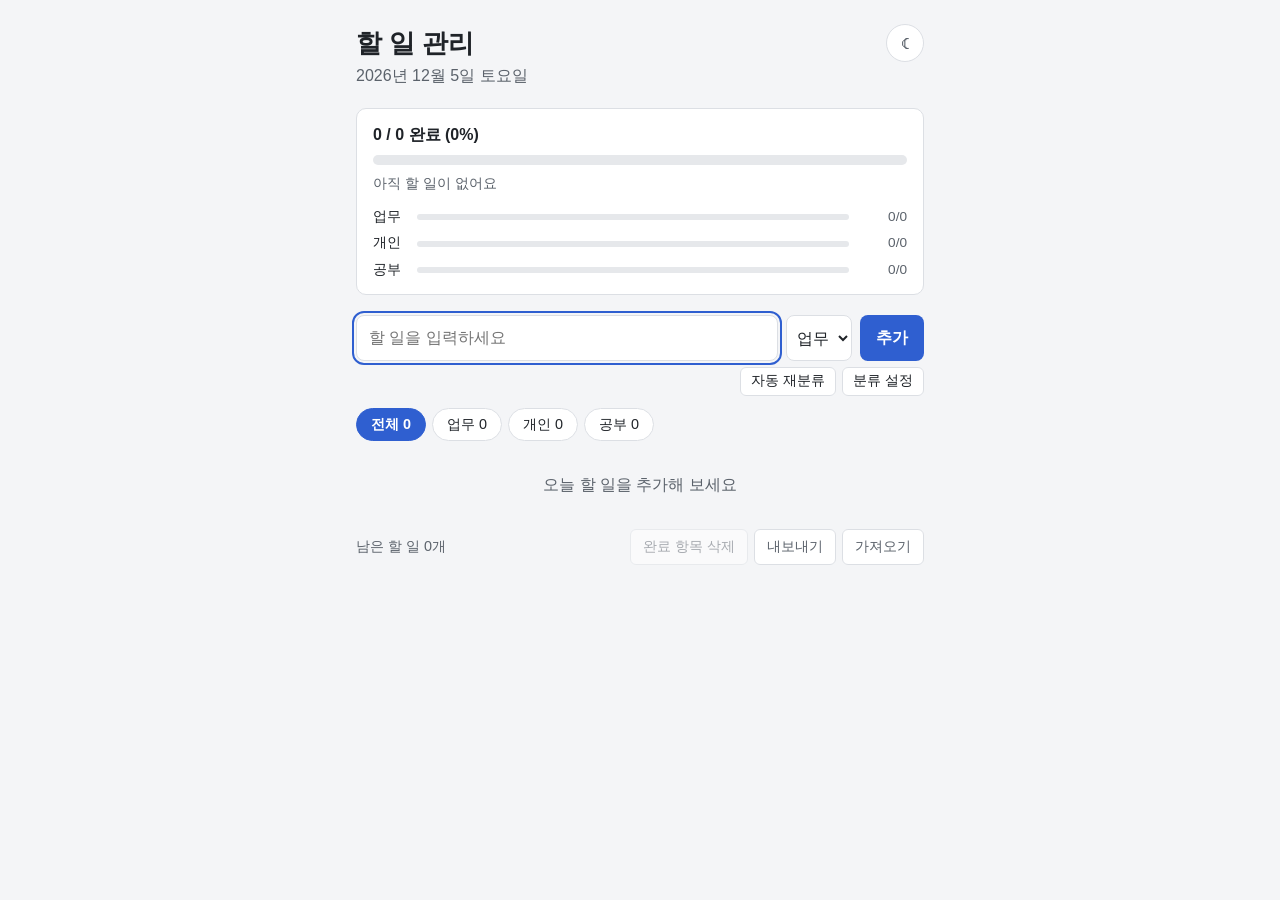
<file: Study-02/index.html>
<!-- 작성: 2026-10-01 23:11 / 수정: 2026-10-01 23:17 (저장 실패 안내), 2026-10-01 23:30 (카테고리·필터), 2026-10-01 23:41 (진행률), 2026-10-01 23:45 (다크 모드·백업), 2026-10-02 00:13 (완료 항목 일괄 삭제), 2026-10-02 00:20 (키워드 자동 분류), 2026-10-02 00:38 (자동 재분류·분류 설정) -->
<!DOCTYPE html>
<html lang="ko">
<head>
  <meta charset="UTF-8">
  <meta name="viewport" content="width=device-width, initial-scale=1">
  <title>할 일 관리</title>
  <!-- 깜빡임 방지: CSS보다 먼저 테마를 정함 (저장된 값 → 운영체제 설정 순) -->
  <script>
    (function () {
      var theme = null;
      try { theme = localStorage.getItem('todo-app:theme'); } catch (e) {}
      if (theme !== 'light' && theme !== 'dark') {
        try { theme = window.matchMedia('(prefers-color-scheme: dark)').matches ? 'dark' : 'light'; } catch (e) { theme = 'light'; }
      }
      document.documentElement.setAttribute('data-theme', theme);
    })();
  </script>
  <link rel="stylesheet" href="style.css">
</head>
<body>
  <main class="app">
    <!-- 저장 실패 안내 (localStorage를 쓸 수 없을 때만 표시) -->
    <p id="storage-warning" class="storage-warning" role="alert" hidden>저장할 수 없습니다. 새로고침하면 변경 내용이 사라집니다.</p>

    <!-- 헤더: 앱 제목, 오늘 날짜, 다크 모드 토글 -->
    <header class="app-header">
      <div>
        <h1>할 일 관리</h1>
        <p id="today" class="today"></p>
      </div>
      <button id="theme-toggle" class="icon-btn theme-toggle" type="button" aria-label="다크 모드" aria-pressed="false"></button>
    </header>

    <!-- 진행률 패널: 전체 진행률은 필터와 상관없이 모든 할 일 기준 -->
    <section class="progress-panel" aria-label="진행률">
      <p id="progress-text" class="progress-text"></p>
      <div id="progress-bar" class="progress-bar" role="progressbar"
           aria-valuemin="0" aria-valuemax="100" aria-label="전체 진행률">
        <div class="progress-fill"></div>
      </div>
      <p id="progress-message" class="progress-message" hidden></p>
      <!-- 카테고리별 진행률 줄은 app.js의 CATEGORIES로 만듦 -->
      <div id="category-progress" class="category-progress"></div>
    </section>

    <!-- 입력 영역: Enter와 버튼 모두 submit으로 처리 -->
    <form id="todo-form" class="todo-form" autocomplete="off">
      <input id="todo-input" class="todo-input" type="text" maxlength="100"
             placeholder="할 일을 입력하세요" aria-label="새 할 일" autofocus>
      <!-- 옵션은 app.js의 CATEGORIES로 채움 -->
      <select id="category-select" class="category-select" aria-label="카테고리"></select>
      <button type="submit" class="add-btn">추가</button>
    </form>
    <!-- 자동 분류 안내 + 재분류·설정 버튼 (안내 자리를 미리 잡아 두어 문구가 나타나도 화면이 밀리지 않음) -->
    <div class="classify-bar">
      <p id="auto-hint" class="auto-hint" aria-live="polite"></p>
      <div class="classify-actions">
        <button id="reclassify-btn" class="text-btn compact" type="button">자동 재분류</button>
        <button id="classify-settings-btn" class="text-btn compact" type="button" aria-haspopup="dialog">분류 설정</button>
      </div>
    </div>

    <!-- 필터 탭 (탭 버튼은 app.js에서 만듦) -->
    <nav id="filter-tabs" class="filter-tabs" role="tablist" aria-label="카테고리 필터"></nav>

    <!-- 할 일 목록 -->
    <ul id="todo-list" class="todo-list"></ul>
    <p id="empty-message" class="empty-message" hidden></p>

    <!-- 하단: 남은 할 일 수, 완료 항목 일괄 삭제, 백업 -->
    <footer class="app-footer">
      <p id="remaining-count" class="remaining-count"></p>
      <div class="footer-actions">
        <button id="clear-completed-btn" class="text-btn" type="button">완료 항목 삭제</button>
        <button id="export-btn" class="text-btn" type="button">내보내기</button>
        <button id="import-btn" class="text-btn" type="button">가져오기</button>
        <input id="import-input" type="file" accept=".json,application/json" hidden>
      </div>
    </footer>
  </main>

  <!-- 분류 설정 창: 바꾸는 즉시 적용·저장 -->
  <dialog id="classify-dialog" class="settings-dialog" aria-labelledby="classify-dialog-title">
    <form method="dialog">
      <h2 id="classify-dialog-title">분류 설정</h2>

      <label class="setting-check">
        <input id="classify-enabled" type="checkbox">
        키워드 자동 분류 사용
      </label>
      <p class="setting-help">끄면 입력할 때 자동 분류와 자동 재분류를 모두 쓰지 않습니다.</p>

      <label class="setting-label" for="classify-threshold">
        신뢰도 임계값 <output id="classify-threshold-value" for="classify-threshold"></output>
      </label>
      <input id="classify-threshold" class="setting-range" type="range" min="50" max="100" step="5">
      <p class="setting-help">신뢰도는 가장 많이 맞은 카테고리의 키워드 점수 ÷ 전체 점수입니다. 여러 카테고리 키워드가 섞이면 낮아지고, 이 값보다 낮으면 분류하지 않습니다. 100%는 한 카테고리 키워드만 있을 때만 분류합니다.</p>

      <label class="setting-check">
        <input id="classify-include-completed" type="checkbox">
        재분류할 때 완료한 할 일도 포함
      </label>

      <div class="dialog-actions">
        <button class="text-btn" value="close">닫기</button>
      </div>
    </form>
  </dialog>

  <script src="app.js"></script>
</body>
</html>
</file>
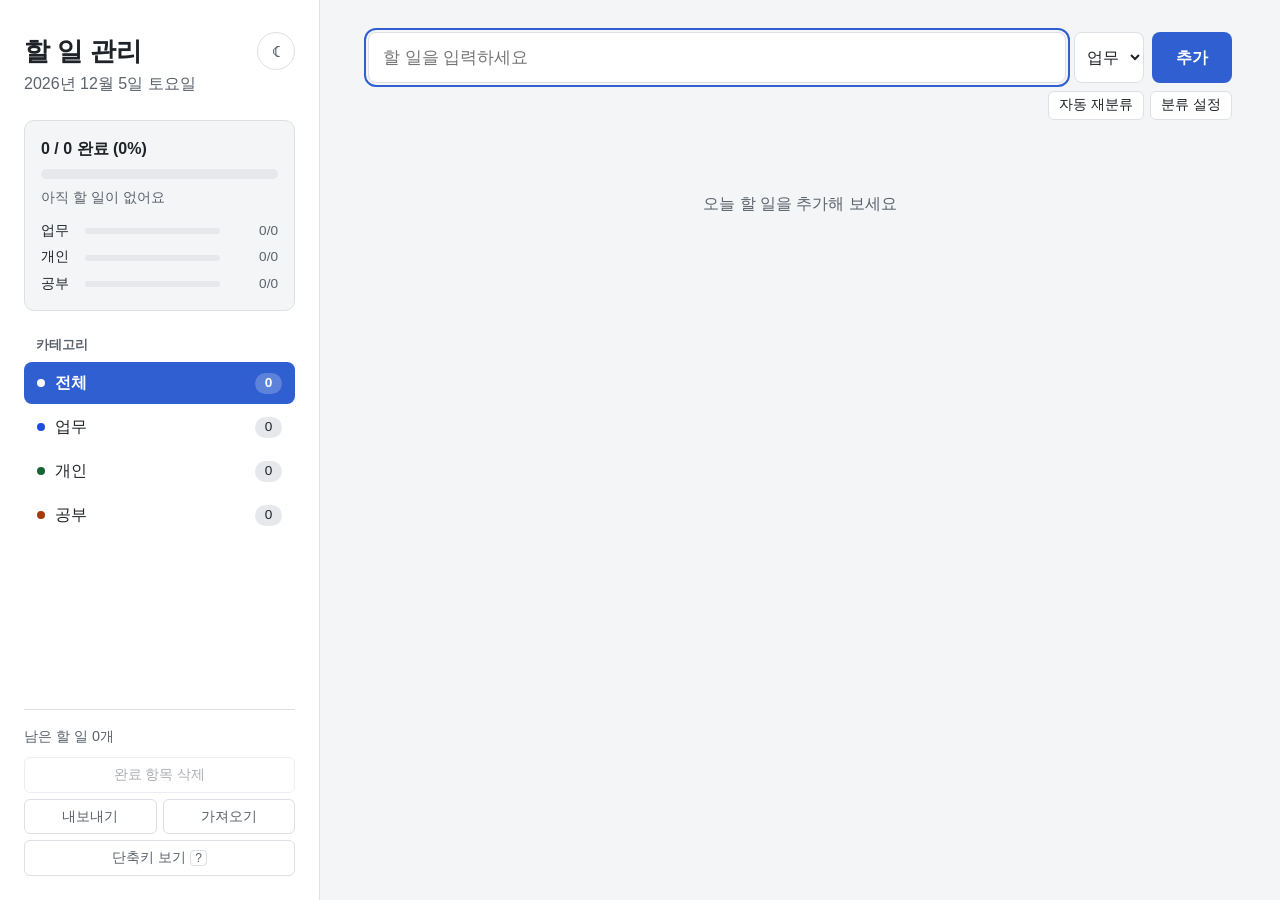
<file: Study-02/web_version/index.html>
<!-- 작성: 2026-10-02 00:58 (데스크톱 전체 화면 레이아웃 버전, 요소 id는 Study-02/index.html과 같음) / 수정: 2026-10-02 01:24 (데스크톱 최적화: 다중 선택·우클릭 메뉴·드래그·단축키·진행/완료 묶음) -->
<!DOCTYPE html>
<html lang="ko">
<head>
  <meta charset="UTF-8">
  <meta name="viewport" content="width=device-width, initial-scale=1">
  <title>할 일 관리</title>
  <!-- 깜빡임 방지: CSS보다 먼저 테마를 정함 (저장된 값 → 운영체제 설정 순) -->
  <script>
    (function () {
      var theme = null;
      try { theme = localStorage.getItem('todo-app:theme'); } catch (e) {}
      if (theme !== 'light' && theme !== 'dark') {
        try { theme = window.matchMedia('(prefers-color-scheme: dark)').matches ? 'dark' : 'light'; } catch (e) { theme = 'light'; }
      }
      document.documentElement.setAttribute('data-theme', theme);
    })();
  </script>
  <link rel="stylesheet" href="style.css">
</head>
<body>
  <!-- 넓은 화면: 왼쪽 사이드바(현황·필터·관리) + 오른쪽 작업 영역(입력·목록), 좁은 화면: 한 줄로 쌓임 -->
  <div class="app">
    <aside class="sidebar">
      <!-- 헤더: 앱 제목, 오늘 날짜, 다크 모드 토글 -->
      <header class="app-header">
        <div>
          <h1>할 일 관리</h1>
          <p id="today" class="today"></p>
        </div>
        <button id="theme-toggle" class="icon-btn theme-toggle" type="button" aria-label="다크 모드" aria-pressed="false"></button>
      </header>

      <!-- 진행률 패널: 전체 진행률은 필터와 상관없이 모든 할 일 기준 -->
      <section class="progress-panel" aria-label="진행률">
        <p id="progress-text" class="progress-text"></p>
        <div id="progress-bar" class="progress-bar" role="progressbar"
             aria-valuemin="0" aria-valuemax="100" aria-label="전체 진행률">
          <div class="progress-fill"></div>
        </div>
        <p id="progress-message" class="progress-message" hidden></p>
        <!-- 카테고리별 진행률 줄은 app.js의 CATEGORIES로 만듦 -->
        <div id="category-progress" class="category-progress"></div>
      </section>

      <!-- 필터 탭 (탭 버튼은 app.js에서 만듦) -->
      <section class="sidebar-section" aria-labelledby="filter-heading">
        <h2 id="filter-heading" class="section-title">카테고리</h2>
        <nav id="filter-tabs" class="filter-tabs" role="tablist" aria-label="카테고리 필터"></nav>
      </section>

      <!-- 하단: 남은 할 일 수, 완료 항목 일괄 삭제, 백업 -->
      <footer class="app-footer">
        <p id="remaining-count" class="remaining-count"></p>
        <div class="footer-actions">
          <button id="clear-completed-btn" class="text-btn" type="button">완료 항목 삭제</button>
          <button id="export-btn" class="text-btn" type="button">내보내기</button>
          <button id="import-btn" class="text-btn" type="button">가져오기</button>
          <input id="import-input" type="file" accept=".json,application/json" hidden>
          <button id="shortcuts-btn" class="text-btn" type="button" aria-haspopup="dialog">단축키 보기 <kbd>?</kbd></button>
        </div>
      </footer>
    </aside>

    <main class="workspace">
      <!-- 입력 영역: Enter와 버튼 모두 submit으로 처리. 화면 위에 고정되므로 저장 실패 안내·선택 도구도 여기에 둠 -->
      <section class="composer" aria-label="할 일 추가">
        <!-- 저장 실패 안내 (localStorage를 쓸 수 없을 때만 표시) -->
        <p id="storage-warning" class="storage-warning" role="alert" hidden>저장할 수 없습니다. 새로고침하면 변경 내용이 사라집니다.</p>
        <form id="todo-form" class="todo-form" autocomplete="off">
          <input id="todo-input" class="todo-input" type="text" maxlength="100"
                 placeholder="할 일을 입력하세요" aria-label="새 할 일" autofocus>
          <!-- 옵션은 app.js의 CATEGORIES로 채움 -->
          <select id="category-select" class="category-select" aria-label="카테고리"></select>
          <button type="submit" class="add-btn">추가</button>
        </form>
        <!-- 자동 분류 안내 + 재분류·설정 버튼 (안내 자리를 미리 잡아 두어 문구가 나타나도 화면이 밀리지 않음) -->
        <div class="classify-bar">
          <p id="auto-hint" class="auto-hint" aria-live="polite"></p>
          <div class="classify-actions">
            <button id="reclassify-btn" class="text-btn compact" type="button">자동 재분류</button>
            <button id="classify-settings-btn" class="text-btn compact" type="button" aria-haspopup="dialog">분류 설정</button>
          </div>
        </div>
        <!-- 여러 항목을 골랐을 때만 표시 (Ctrl/⌘·Shift+클릭, X, Shift+↑↓) -->
        <div id="bulk-bar" class="bulk-bar" role="toolbar" aria-label="선택한 할 일" hidden>
          <span id="bulk-count" class="bulk-count"></span>
          <button class="text-btn compact" type="button" data-bulk="complete">완료</button>
          <button class="text-btn compact" type="button" data-bulk="uncomplete">미완료</button>
          <!-- 옵션은 desktop.js에서 CATEGORIES로 채움 -->
          <select id="bulk-category" class="category-select compact" aria-label="선택한 할 일의 카테고리 변경">
            <option value="">카테고리 변경…</option>
          </select>
          <button class="text-btn compact danger" type="button" data-bulk="delete">삭제</button>
          <button class="text-btn compact" type="button" data-bulk="clear">선택 해제</button>
        </div>
      </section>
      <!-- 선택·이동 결과를 화면 읽기 프로그램에 알림 -->
      <p id="selection-status" class="visually-hidden" aria-live="polite"></p>

      <!-- 할 일 목록 -->
      <ul id="todo-list" class="todo-list"></ul>
      <p id="empty-message" class="empty-message" hidden></p>
    </main>
  </div>

  <!-- 할 일 우클릭 메뉴 (Shift+F10 또는 메뉴 키로도 열림). 카테고리 항목은 desktop.js에서 만듦 -->
  <div id="context-menu" class="context-menu" role="menu" aria-label="할 일 메뉴" hidden>
    <p id="context-menu-title" class="menu-label"></p>
    <button class="menu-item" type="button" role="menuitem" data-action="edit">수정 <kbd>F2</kbd></button>
    <button class="menu-item" type="button" role="menuitem" data-action="toggle"><span id="context-toggle-label"></span> <kbd>Space</kbd></button>
    <div class="menu-separator" role="separator"></div>
    <div id="context-categories" role="group" aria-label="카테고리"></div>
    <div class="menu-separator" role="separator"></div>
    <button class="menu-item danger" type="button" role="menuitem" data-action="delete">삭제 <kbd>Delete</kbd></button>
  </div>

  <!-- 단축키 안내 창 -->
  <dialog id="shortcuts-dialog" class="settings-dialog" aria-labelledby="shortcuts-dialog-title">
    <form method="dialog">
      <h2 id="shortcuts-dialog-title">단축키</h2>
      <dl class="shortcut-list">
        <dt><kbd>/</kbd> 또는 <kbd>N</kbd></dt><dd>할 일 입력창으로 이동</dd>
        <dt><kbd>Esc</kbd> (입력창에서)</dt><dd>목록으로 이동</dd>
        <dt><kbd>1</kbd>~<kbd>4</kbd></dt><dd>전체·업무·개인·공부 필터</dd>
        <dt><kbd>↑</kbd> <kbd>↓</kbd> <kbd>Home</kbd> <kbd>End</kbd></dt><dd>목록·필터에서 항목 이동</dd>
        <dt><kbd>Space</kbd></dt><dd>완료 체크</dd>
        <dt><kbd>F2</kbd> (또는 더블클릭)</dt><dd>수정</dd>
        <dt><kbd>Delete</kbd> / <kbd>⌫</kbd></dt><dd>삭제 (여러 개 선택 시 확인 후 삭제)</dd>
        <dt><kbd>Alt</kbd>+<kbd>↑</kbd> <kbd>↓</kbd> (또는 드래그)</dt><dd>순서 바꾸기</dd>
        <dt><kbd>X</kbd>, <kbd>Ctrl/⌘</kbd>+클릭</dt><dd>선택 추가·해제</dd>
        <dt><kbd>Shift</kbd>+<kbd>↑</kbd> <kbd>↓</kbd>, <kbd>Shift</kbd>+클릭</dt><dd>범위 선택</dd>
        <dt><kbd>Ctrl/⌘</kbd>+<kbd>A</kbd> (목록에서)</dt><dd>보이는 항목 모두 선택</dd>
        <dt><kbd>Shift</kbd>+<kbd>F10</kbd>, 우클릭</dt><dd>항목 메뉴</dd>
        <dt><kbd>Esc</kbd></dt><dd>선택 해제·메뉴 닫기</dd>
        <dt><kbd>?</kbd></dt><dd>이 창 열기</dd>
      </dl>
      <div class="dialog-actions">
        <button class="text-btn" value="close">닫기</button>
      </div>
    </form>
  </dialog>

  <!-- 분류 설정 창: 바꾸는 즉시 적용·저장 -->
  <dialog id="classify-dialog" class="settings-dialog" aria-labelledby="classify-dialog-title">
    <form method="dialog">
      <h2 id="classify-dialog-title">분류 설정</h2>

      <label class="setting-check">
        <input id="classify-enabled" type="checkbox">
        키워드 자동 분류 사용
      </label>
      <p class="setting-help">끄면 입력할 때 자동 분류와 자동 재분류를 모두 쓰지 않습니다.</p>

      <label class="setting-label" for="classify-threshold">
        신뢰도 임계값 <output id="classify-threshold-value" for="classify-threshold"></output>
      </label>
      <input id="classify-threshold" class="setting-range" type="range" min="50" max="100" step="5">
      <p class="setting-help">신뢰도는 가장 많이 맞은 카테고리의 키워드 점수 ÷ 전체 점수입니다. 여러 카테고리 키워드가 섞이면 낮아지고, 이 값보다 낮으면 분류하지 않습니다. 100%는 한 카테고리 키워드만 있을 때만 분류합니다.</p>

      <label class="setting-check">
        <input id="classify-include-completed" type="checkbox">
        재분류할 때 완료한 할 일도 포함
      </label>

      <div class="dialog-actions">
        <button class="text-btn" value="close">닫기</button>
      </div>
    </form>
  </dialog>

  <!-- app.js(루트 버전과 같은 파일) 다음에 데스크톱 확장을 불러옴 -->
  <script src="app.js"></script>
  <script src="desktop.js"></script>
</body>
</html>
</file>
<file: Study-02/style.css>
/* 작성: 2026-10-01 23:11 / 수정: 2026-10-01 23:17 (저장 실패 안내), 2026-10-01 23:30 (카테고리·필터), 2026-10-01 23:41 (진행률), 2026-10-01 23:45 (다크 모드·인라인 수정·백업, 스타일 정리), 2026-10-02 00:13 (완료 항목 일괄 삭제), 2026-10-02 00:20 (키워드 자동 분류), 2026-10-02 00:38 (자동 재분류·분류 설정) */

/* 색상 토큰: 색은 여기서만 정의하고, 다크 모드는 같은 변수를 덮어쓴다 */
:root {
  color-scheme: light;
  --bg: #f4f5f7;
  --surface: #ffffff;
  --text: #1f2328;
  --text-muted: #5b626b;
  --border: #dcdfe4;
  --track: #e6e8eb;
  --accent: #2f5fd0;
  --accent-hover: #244cad;
  --on-accent: #ffffff;
  --danger: #b42318;
  --focus: #2f5fd0;
  --warning-bg: #fdf3d8;
  --warning-text: #6b4508;
  --cat-work: #1d4ed8;
  --cat-personal: #166534;
  --cat-study: #a63a0b;
  --backdrop: rgb(15 20 30 / 0.45);
}

:root[data-theme="dark"] {
  color-scheme: dark;
  --bg: #1e1e1e;
  --surface: #282828;
  --text: #e6e6e6;
  --text-muted: #a8a8a8;
  --border: #3c3c3c;
  --track: #3a3a3a;
  --accent: #7aa7ff;
  --accent-hover: #9dbdff;
  --on-accent: #10141c;
  --danger: #ff8a80;
  --focus: #7aa7ff;
  --warning-bg: #3a2f12;
  --warning-text: #f5d38a;
  --cat-work: #6ea8ff;
  --cat-personal: #5fd68a;
  --cat-study: #ffa45c;
  --backdrop: rgb(0 0 0 / 0.6);
}

* {
  box-sizing: border-box;
}

[hidden] {
  display: none !important;
}

body {
  margin: 0;
  background: var(--bg);
  color: var(--text);
  font-family: -apple-system, BlinkMacSystemFont, "Apple SD Gothic Neo", "Malgun Gothic", sans-serif;
  line-height: 1.5;
}

/* 포커스 표시는 숨기지 않는다 */
:focus-visible {
  outline: 2px solid var(--focus);
  outline-offset: 2px;
}

button,
input,
select {
  font: inherit;
  color: inherit;
}

button {
  cursor: pointer;
}

/* 최대 폭 600px, 가운데 정렬 */
.app {
  max-width: 600px;
  margin: 0 auto;
  padding: 24px 16px 40px;
}

.storage-warning {
  margin: 0 0 16px;
  padding: 10px 12px;
  border-radius: 8px;
  background: var(--warning-bg);
  color: var(--warning-text);
}

/* 헤더 */
.app-header {
  display: flex;
  align-items: flex-start;
  justify-content: space-between;
  gap: 12px;
  margin-bottom: 20px;
}

.app-header h1 {
  margin: 0;
  font-size: 1.6rem;
}

.today {
  margin: 2px 0 0;
  color: var(--text-muted);
}

/* 공통 버튼 */
.icon-btn {
  display: inline-flex;
  align-items: center;
  justify-content: center;
  width: 32px;
  height: 32px;
  padding: 0;
  border: 1px solid transparent;
  border-radius: 6px;
  background: none;
  color: var(--text-muted);
  font-size: 1rem;
}

.icon-btn:hover {
  border-color: var(--border);
  color: var(--text);
}

.theme-toggle {
  flex-shrink: 0;
  width: 38px;
  height: 38px;
  border-color: var(--border);
  border-radius: 999px;
  background: var(--surface);
  font-size: 1.1rem;
}

.text-btn {
  padding: 6px 12px;
  border: 1px solid var(--border);
  border-radius: 6px;
  background: var(--surface);
  font-size: 0.9rem;
}

.text-btn:hover:not(:disabled) {
  border-color: var(--accent);
}

.text-btn:disabled {
  opacity: 0.5;
  cursor: not-allowed;
}

/* 진행률 패널 */
.progress-panel {
  margin-bottom: 20px;
  padding: 14px 16px;
  border: 1px solid var(--border);
  border-radius: 10px;
  background: var(--surface);
}

.progress-text {
  margin: 0 0 8px;
  font-weight: 600;
  font-variant-numeric: tabular-nums;
}

/* 바: 트랙 위에 채움 div의 너비(%)로 표시, 색은 --bar-color */
.progress-bar {
  height: 10px;
  border-radius: 999px;
  background: var(--track);
  overflow: hidden;
}

.progress-fill {
  width: 0;
  height: 100%;
  border-radius: inherit;
  background: var(--bar-color, var(--accent));
  transition: width 0.3s ease;
}

@media (prefers-reduced-motion: reduce) {
  .progress-fill {
    transition: none;
  }
}

.progress-message {
  margin: 8px 0 0;
  color: var(--text-muted);
  font-size: 0.9rem;
}

/* 카테고리별 진행률: 이름 · 작은 바 · 완료/전체 */
.category-progress {
  display: grid;
  gap: 6px;
  margin-top: 12px;
}

.category-progress-row {
  display: grid;
  grid-template-columns: 2.5em 1fr 3.5em;
  align-items: center;
  gap: 10px;
  font-size: 0.85rem;
}

.category-progress-row .progress-bar {
  height: 6px;
}

.category-progress-count {
  text-align: right;
  color: var(--text-muted);
  font-variant-numeric: tabular-nums;
}

/* 입력 영역 */
.todo-form {
  display: flex;
  gap: 8px;
}

/* 자동 분류 안내 + 재분류·설정 버튼 */
.classify-bar {
  display: flex;
  flex-wrap: wrap;
  align-items: center;
  justify-content: space-between;
  gap: 4px 8px;
  margin: 6px 0 12px;
}

.auto-hint {
  flex: 1 1 12em;
  min-height: 1.5em;
  margin: 0;
  color: var(--text-muted);
  font-size: 0.85rem;
}

.classify-actions {
  display: flex;
  gap: 6px;
  margin-left: auto;
}

.text-btn.compact {
  padding: 3px 10px;
  font-size: 0.85rem;
}

/* 분류 설정 창 */
.settings-dialog {
  width: min(400px, calc(100vw - 32px));
  padding: 20px;
  border: 1px solid var(--border);
  border-radius: 12px;
  background: var(--surface);
  color: var(--text);
}

.settings-dialog::backdrop {
  background: var(--backdrop);
}

.settings-dialog h2 {
  margin: 0 0 16px;
  font-size: 1.15rem;
}

.setting-check,
.setting-label {
  display: flex;
  align-items: center;
  gap: 8px;
  font-weight: 600;
}

.setting-check input {
  width: 18px;
  height: 18px;
  margin: 0;
  accent-color: var(--accent);
}

.setting-label output {
  margin-left: auto;
  font-variant-numeric: tabular-nums;
}

.setting-range {
  width: 100%;
  margin: 8px 0 0;
  accent-color: var(--accent);
}

.setting-range:disabled {
  opacity: 0.5;
}

.setting-help {
  margin: 4px 0 16px;
  color: var(--text-muted);
  font-size: 0.85rem;
}

.dialog-actions {
  display: flex;
  justify-content: flex-end;
}

.todo-input,
.category-select,
.edit-input,
.edit-select {
  border: 1px solid var(--border);
  border-radius: 8px;
  background: var(--surface);
}

.todo-input {
  flex: 1;
  min-width: 0;
  padding: 10px 12px;
}

.category-select {
  flex-shrink: 0;
  padding: 10px 6px;
}

.add-btn {
  flex-shrink: 0;
  padding: 10px 16px;
  border: none;
  border-radius: 8px;
  background: var(--accent);
  color: var(--on-accent);
  font-weight: 600;
}

.add-btn:hover {
  background: var(--accent-hover);
}

/* 필터 탭 */
.filter-tabs {
  display: flex;
  flex-wrap: wrap;
  gap: 6px;
  margin-bottom: 12px;
}

.filter-tab {
  padding: 5px 14px;
  border: 1px solid var(--border);
  border-radius: 999px;
  background: var(--surface);
  font-size: 0.9rem;
}

.filter-tab:hover {
  border-color: var(--accent);
}

/* 선택된 탭: 채운 배경 + 굵은 글씨 */
.filter-tab.selected {
  border-color: var(--accent);
  background: var(--accent);
  color: var(--on-accent);
  font-weight: 600;
}

.filter-count {
  font-variant-numeric: tabular-nums;
}

/* 할 일 목록 */
.todo-list {
  margin: 0;
  padding: 0;
  list-style: none;
}

.todo-item {
  display: flex;
  align-items: center;
  gap: 10px;
  min-height: 52px;
  padding: 8px 8px 8px 12px;
  margin-bottom: 6px;
  border: 1px solid var(--border);
  border-radius: 8px;
  background: var(--surface);
}

.todo-checkbox {
  width: 18px;
  height: 18px;
  margin: 0;
  flex-shrink: 0;
  accent-color: var(--accent);
  cursor: pointer;
}

/* 긴 제목도 가로 스크롤 없이 줄바꿈 */
.todo-title {
  flex: 1;
  min-width: 0;
  overflow-wrap: anywhere;
}

/* 완료 항목: 취소선 + 흐린 색 */
.todo-item.completed .todo-title {
  text-decoration: line-through;
  color: var(--text-muted);
}

/* 카테고리 배지: 색은 CATEGORIES의 --badge-color, 글자로도 구분 */
.category-badge {
  flex-shrink: 0;
  padding: 1px 8px;
  border: 1px solid var(--badge-color);
  border-radius: 999px;
  background: color-mix(in srgb, var(--badge-color) 12%, transparent);
  color: var(--badge-color);
  font-size: 0.8rem;
  font-weight: 600;
}

.item-actions {
  display: flex;
  flex-shrink: 0;
  gap: 2px;
}

.delete-btn:hover {
  color: var(--danger);
}

/* 마우스가 있는 환경에서는 올렸을 때·포커스됐을 때만 표시, 터치 화면(hover: none)은 항상 표시 */
@media (hover: hover) {
  .item-actions {
    opacity: 0;
  }

  .todo-item:hover .item-actions,
  .todo-item:focus-within .item-actions {
    opacity: 1;
  }
}

/* 인라인 수정 중에는 제목·배지·버튼 대신 입력창과 카테고리 선택을 보여 줌 */
.todo-item.editing :is(.todo-title, .category-badge, .item-actions) {
  display: none;
}

.edit-input {
  flex: 1;
  min-width: 0;
  padding: 6px 10px;
}

.edit-select {
  flex-shrink: 0;
  padding: 6px 4px;
}

.empty-message {
  margin: 32px 0;
  text-align: center;
  color: var(--text-muted);
}

/* 하단 */
.app-footer {
  display: flex;
  flex-wrap: wrap;
  align-items: center;
  justify-content: space-between;
  gap: 8px;
  margin-top: 16px;
  color: var(--text-muted);
  font-size: 0.9rem;
}

.remaining-count {
  margin: 0;
}

.footer-actions {
  display: flex;
  gap: 6px;
}

.setting-check:has(input:disabled) {
  opacity: 0.5;
}
</file>
<file: Study-02/web_version/style.css>
/* 작성: 2026-10-02 00:58 (데스크톱 전체 화면 레이아웃 버전, 색상 토큰은 Study-02/style.css와 같음) / 수정: 2026-10-02 01:24 (데스크톱 최적화: 가림 방지, 배지 위치, 넓은 화면 2열, 선택·메뉴·드래그·단축키) */

/* 색상 토큰: 색은 여기서만 정의하고, 다크 모드는 같은 변수를 덮어쓴다 */
:root {
  color-scheme: light;
  --bg: #f4f5f7;
  --surface: #ffffff;
  --text: #1f2328;
  --text-muted: #5b626b;
  --border: #dcdfe4;
  --track: #e6e8eb;
  --accent: #2f5fd0;
  --accent-hover: #244cad;
  --on-accent: #ffffff;
  --danger: #b42318;
  --focus: #2f5fd0;
  --warning-bg: #fdf3d8;
  --warning-text: #6b4508;
  --cat-work: #1d4ed8;
  --cat-personal: #166534;
  --cat-study: #a63a0b;
  --backdrop: rgb(15 20 30 / 0.45);
  --shadow: rgb(15 20 30 / 0.16);
}

:root[data-theme="dark"] {
  color-scheme: dark;
  --bg: #1e1e1e;
  --surface: #282828;
  --text: #e6e6e6;
  --text-muted: #a8a8a8;
  --border: #3c3c3c;
  --track: #3a3a3a;
  --accent: #7aa7ff;
  --accent-hover: #9dbdff;
  --on-accent: #10141c;
  --danger: #ff8a80;
  --focus: #7aa7ff;
  --warning-bg: #3a2f12;
  --warning-text: #f5d38a;
  --cat-work: #6ea8ff;
  --cat-personal: #5fd68a;
  --cat-study: #ffa45c;
  --backdrop: rgb(0 0 0 / 0.6);
  --shadow: rgb(0 0 0 / 0.5);
}

/* 레이아웃 치수 */
:root {
  --sidebar-width: 320px;
  --content-max: 960px;
}

* {
  box-sizing: border-box;
}

[hidden] {
  display: none !important;
}

/* 고정 입력창에 가려지지 않게 하는 스크롤 여백 (실제 값은 desktop.js가 입력창 높이로 맞춤) */
html {
  scroll-padding-top: 150px;
}

/* 화면에는 안 보이고 화면 읽기 프로그램만 읽음 */
.visually-hidden {
  position: absolute;
  width: 1px;
  height: 1px;
  margin: -1px;
  overflow: hidden;
  clip: rect(0 0 0 0);
  white-space: nowrap;
}

kbd {
  padding: 0 4px;
  border: 1px solid var(--border);
  border-radius: 4px;
  font: inherit;
  font-size: 0.75rem;
  color: var(--text-muted);
}

body {
  margin: 0;
  background: var(--bg);
  color: var(--text);
  font-family: -apple-system, BlinkMacSystemFont, "Apple SD Gothic Neo", "Malgun Gothic", sans-serif;
  line-height: 1.5;
}

/* 포커스 표시는 숨기지 않는다 */
:focus-visible {
  outline: 2px solid var(--focus);
  outline-offset: 2px;
}

button,
input,
select {
  font: inherit;
  color: inherit;
}

button {
  cursor: pointer;
}

/* 전체 화면 2단: 왼쪽 사이드바 고정 폭, 오른쪽 작업 영역이 남은 폭을 모두 씀 */
.app {
  display: grid;
  grid-template-columns: var(--sidebar-width) minmax(0, 1fr);
  min-height: 100vh;
}

/* 사이드바: 화면 높이에 고정, 내용이 길면 사이드바만 스크롤 */
.sidebar {
  position: sticky;
  top: 0;
  display: flex;
  flex-direction: column;
  gap: 24px;
  height: 100vh;
  padding: 32px 24px 24px;
  overflow-y: auto;
  border-right: 1px solid var(--border);
  background: var(--surface);
}

/* 작업 영역: 내용은 최대 --content-max 폭으로 가운데 정렬 */
.workspace {
  padding: 0 48px 48px;
}

.workspace > * {
  max-width: var(--content-max);
  margin-inline: auto;
}

.storage-warning {
  margin: 0 0 12px;
  padding: 10px 12px;
  border-radius: 8px;
  background: var(--warning-bg);
  color: var(--warning-text);
}

/* 헤더 */
.app-header {
  display: flex;
  align-items: flex-start;
  justify-content: space-between;
  gap: 12px;
}

.app-header h1 {
  margin: 0;
  font-size: 1.6rem;
}

.today {
  margin: 2px 0 0;
  color: var(--text-muted);
}

/* 공통 버튼 */
.icon-btn {
  display: inline-flex;
  align-items: center;
  justify-content: center;
  width: 32px;
  height: 32px;
  padding: 0;
  border: 1px solid transparent;
  border-radius: 6px;
  background: none;
  color: var(--text-muted);
  font-size: 1rem;
}

.icon-btn:hover {
  border-color: var(--border);
  color: var(--text);
}

.theme-toggle {
  flex-shrink: 0;
  width: 38px;
  height: 38px;
  border-color: var(--border);
  border-radius: 999px;
  background: var(--surface);
  font-size: 1.1rem;
}

.text-btn {
  padding: 6px 12px;
  border: 1px solid var(--border);
  border-radius: 6px;
  background: var(--surface);
  font-size: 0.9rem;
}

.text-btn:hover:not(:disabled) {
  border-color: var(--accent);
}

.text-btn:disabled {
  opacity: 0.5;
  cursor: not-allowed;
}

/* 진행률 패널 */
.progress-panel {
  padding: 16px;
  border: 1px solid var(--border);
  border-radius: 10px;
  background: var(--bg);
}

.progress-text {
  margin: 0 0 8px;
  font-weight: 600;
  font-variant-numeric: tabular-nums;
}

/* 바: 트랙 위에 채움 div의 너비(%)로 표시, 색은 --bar-color */
.progress-bar {
  height: 10px;
  border-radius: 999px;
  background: var(--track);
  overflow: hidden;
}

.progress-fill {
  width: 0;
  height: 100%;
  border-radius: inherit;
  background: var(--bar-color, var(--accent));
  transition: width 0.3s ease;
}

@media (prefers-reduced-motion: reduce) {
  .progress-fill {
    transition: none;
  }
}

.progress-message {
  margin: 8px 0 0;
  color: var(--text-muted);
  font-size: 0.9rem;
}

/* 카테고리별 진행률: 이름 · 작은 바 · 완료/전체 */
.category-progress {
  display: grid;
  gap: 6px;
  margin-top: 12px;
}

.category-progress-row {
  display: grid;
  grid-template-columns: 2.5em 1fr 3.5em;
  align-items: center;
  gap: 10px;
  font-size: 0.85rem;
}

.category-progress-row .progress-bar {
  height: 6px;
}

.category-progress-count {
  text-align: right;
  color: var(--text-muted);
  font-variant-numeric: tabular-nums;
}

/* 사이드바 소제목 */
.section-title {
  margin: 0 0 8px;
  padding-left: 12px;
  color: var(--text-muted);
  font-size: 0.8rem;
  font-weight: 600;
}

/* 필터 탭: 사이드바에서는 세로 메뉴 (이름 왼쪽, 개수 오른쪽) */
.filter-tabs {
  display: flex;
  flex-direction: column;
  gap: 2px;
}

.filter-tab {
  display: flex;
  align-items: center;
  gap: 10px;
  width: 100%;
  padding: 8px 12px;
  border: 1px solid transparent;
  border-radius: 8px;
  background: none;
  text-align: left;
}

.filter-tab:hover {
  background: var(--bg);
}

/* 카테고리 색 점 (글자로도 구분되므로 보조 표시) */
.filter-tab::before {
  content: "";
  flex-shrink: 0;
  width: 8px;
  height: 8px;
  border-radius: 999px;
  background: var(--text-muted);
}

.filter-tab[data-filter="work"]::before { background: var(--cat-work); }
.filter-tab[data-filter="personal"]::before { background: var(--cat-personal); }
.filter-tab[data-filter="study"]::before { background: var(--cat-study); }

.filter-count {
  margin-left: auto;
  min-width: 2em;
  padding: 0 8px;
  border-radius: 999px;
  background: var(--track);
  text-align: center;
  font-size: 0.85rem;
  font-variant-numeric: tabular-nums;
}

/* 선택된 탭: 채운 배경 + 굵은 글씨 */
.filter-tab.selected {
  background: var(--accent);
  color: var(--on-accent);
  font-weight: 600;
}

.filter-tab.selected::before {
  background: var(--on-accent);
}

.filter-tab.selected .filter-count {
  background: color-mix(in srgb, var(--on-accent) 22%, transparent);
}

/* 사이드바 하단: 남은 할 일 수 + 관리 버튼 (사이드바 맨 아래에 붙음) */
.app-footer {
  display: flex;
  flex-direction: column;
  gap: 10px;
  margin-top: auto;
  padding-top: 16px;
  border-top: 1px solid var(--border);
  color: var(--text-muted);
  font-size: 0.9rem;
}

.remaining-count {
  margin: 0;
}

.footer-actions {
  display: grid;
  grid-template-columns: 1fr 1fr;
  gap: 6px;
}

/* 완료 항목 삭제·단축키 보기는 한 줄 전체, 내보내기·가져오기는 반씩 */
#clear-completed-btn,
#shortcuts-btn {
  grid-column: 1 / -1;
}

/* 입력 영역: 목록을 스크롤해도 화면 위에 붙어 있음 */
.composer {
  position: sticky;
  top: 0;
  z-index: 1;
  padding: 32px 0 8px;
  background: var(--bg);
}

.todo-form {
  display: flex;
  gap: 8px;
}

.todo-input,
.category-select,
.edit-input,
.edit-select {
  border: 1px solid var(--border);
  border-radius: 8px;
  background: var(--surface);
}

.todo-input {
  flex: 1;
  min-width: 0;
  padding: 12px 14px;
  font-size: 1.05rem;
}

.category-select {
  flex-shrink: 0;
  padding: 10px 8px;
}

.add-btn {
  flex-shrink: 0;
  padding: 10px 24px;
  border: none;
  border-radius: 8px;
  background: var(--accent);
  color: var(--on-accent);
  font-weight: 600;
}

.add-btn:hover {
  background: var(--accent-hover);
}

/* 자동 분류 안내 + 재분류·설정 버튼 */
.classify-bar {
  display: flex;
  flex-wrap: wrap;
  align-items: center;
  justify-content: space-between;
  gap: 4px 8px;
  margin-top: 8px;
}

.auto-hint {
  flex: 1 1 12em;
  min-height: 1.5em;
  margin: 0;
  color: var(--text-muted);
  font-size: 0.85rem;
}

.classify-actions {
  display: flex;
  gap: 6px;
  margin-left: auto;
}

.text-btn.compact {
  padding: 3px 10px;
  font-size: 0.85rem;
}

/* 할 일 목록 */
.todo-list {
  margin-top: 8px;
  margin-bottom: 0;
  padding: 0;
  list-style: none;
}

.todo-item {
  display: flex;
  align-items: center;
  gap: 12px;
  min-height: 56px;
  padding: 8px 10px 8px 16px;
  margin-bottom: 8px;
  border: 1px solid var(--border);
  border-radius: 10px;
  background: var(--surface);
}

.todo-item:hover {
  border-color: color-mix(in srgb, var(--accent) 45%, var(--border));
}

.todo-checkbox {
  width: 18px;
  height: 18px;
  margin: 0;
  flex-shrink: 0;
  accent-color: var(--accent);
  cursor: pointer;
}

/* 긴 제목도 가로 스크롤 없이 줄바꿈. 배지는 제목 바로 뒤에 붙고, 남는 공간은 배지와 버튼 사이로 감 */
.todo-title {
  flex: 0 1 auto;
  min-width: 0;
  overflow-wrap: anywhere;
}

/* 완료 항목: 취소선 + 흐린 색 */
.todo-item.completed .todo-title {
  text-decoration: line-through;
  color: var(--text-muted);
}

/* 카테고리 배지: 색은 CATEGORIES의 --badge-color, 글자로도 구분 */
.category-badge {
  flex-shrink: 0;
  margin-right: auto;
  padding: 1px 10px;
  border: 1px solid var(--badge-color);
  border-radius: 999px;
  background: color-mix(in srgb, var(--badge-color) 12%, transparent);
  color: var(--badge-color);
  font-size: 0.8rem;
  font-weight: 600;
}

.item-actions {
  display: flex;
  flex-shrink: 0;
  gap: 2px;
}

.delete-btn:hover {
  color: var(--danger);
}

/* 마우스가 있는 환경에서는 올렸을 때·포커스됐을 때만 표시, 터치 화면(hover: none)은 항상 표시 */
@media (hover: hover) {
  .item-actions {
    opacity: 0;
  }

  .todo-item:hover .item-actions,
  .todo-item:focus-within .item-actions {
    opacity: 1;
  }
}

/* 인라인 수정 중에는 제목·배지·버튼 대신 입력창과 카테고리 선택을 보여 줌 */
.todo-item.editing :is(.todo-title, .category-badge, .item-actions) {
  display: none;
}

.edit-input {
  flex: 1;
  min-width: 0;
  padding: 6px 10px;
}

.edit-select {
  flex-shrink: 0;
  padding: 6px 4px;
}

/* 선택한 항목 */
.todo-item.selected {
  border-color: var(--accent);
  background: color-mix(in srgb, var(--accent) 10%, var(--surface));
}

/* 드래그: 마우스 환경에서만 잡기 커서, 놓을 위치는 위·아래 선으로 표시 */
.todo-item[draggable="true"] {
  cursor: grab;
}

.todo-item.dragging {
  opacity: 0.5;
}

.todo-item.drop-before {
  box-shadow: 0 -5px 0 -2px var(--accent);
}

.todo-item.drop-after {
  box-shadow: 0 5px 0 -2px var(--accent);
}

/* 진행 중 / 완료 묶음 */
.todo-group + .todo-group {
  margin-top: 24px;
}

.todo-group-title {
  display: flex;
  align-items: center;
  gap: 8px;
  margin: 0 0 8px;
  color: var(--text-muted);
  font-size: 0.85rem;
  font-weight: 600;
}

.todo-group-count {
  padding: 0 8px;
  border-radius: 999px;
  background: var(--track);
  font-variant-numeric: tabular-nums;
}

.todo-sublist {
  margin: 0;
  padding: 0;
  list-style: none;
}

.todo-group-empty {
  margin: 0;
  padding: 16px;
  border: 1px dashed var(--border);
  border-radius: 10px;
  color: var(--text-muted);
  font-size: 0.9rem;
  text-align: center;
}

/* 선택 도구 막대 */
.bulk-bar {
  display: flex;
  flex-wrap: wrap;
  align-items: center;
  gap: 6px;
  margin-top: 8px;
  padding: 6px 10px;
  border: 1px solid var(--accent);
  border-radius: 8px;
  background: color-mix(in srgb, var(--accent) 8%, var(--surface));
}

.bulk-count {
  margin-right: auto;
  font-weight: 600;
  font-size: 0.9rem;
}

.category-select.compact {
  padding: 3px 6px;
  border-radius: 6px;
  font-size: 0.85rem;
}

.text-btn.danger {
  color: var(--danger);
}

/* 우클릭 메뉴 */
.context-menu {
  position: fixed;
  z-index: 10;
  min-width: 200px;
  padding: 6px;
  border: 1px solid var(--border);
  border-radius: 10px;
  background: var(--surface);
  box-shadow: 0 8px 24px var(--shadow);
}

.menu-item {
  display: flex;
  align-items: center;
  justify-content: space-between;
  gap: 16px;
  width: 100%;
  padding: 6px 10px;
  border: none;
  border-radius: 6px;
  background: none;
  font-size: 0.9rem;
  text-align: left;
}

.menu-item:hover,
.menu-item:focus {
  background: var(--bg);
}

.menu-item.danger {
  color: var(--danger);
}

/* 카테고리 항목: 체크 표시 자리 + 이름 */
.menu-item[role="menuitemradio"] {
  justify-content: flex-start;
  gap: 6px;
}

.menu-check {
  width: 1em;
}

.menu-item[aria-checked="true"] .menu-check::before {
  content: "✓";
}

.menu-separator {
  height: 1px;
  margin: 4px 0;
  background: var(--border);
}

.menu-label {
  margin: 4px 10px;
  color: var(--text-muted);
  font-size: 0.8rem;
  font-weight: 600;
}

/* 단축키 안내 */
.shortcut-list {
  display: grid;
  grid-template-columns: auto 1fr;
  gap: 8px 16px;
  margin: 0 0 16px;
  font-size: 0.9rem;
}

.shortcut-list dt {
  white-space: nowrap;
}

.shortcut-list dd {
  margin: 0;
  color: var(--text-muted);
}

#shortcuts-dialog {
  width: min(520px, calc(100vw - 32px));
}

.empty-message {
  margin-top: 64px;
  text-align: center;
  color: var(--text-muted);
}

/* 분류 설정 창 */
.settings-dialog {
  width: min(400px, calc(100vw - 32px));
  padding: 20px;
  border: 1px solid var(--border);
  border-radius: 12px;
  background: var(--surface);
  color: var(--text);
}

.settings-dialog::backdrop {
  background: var(--backdrop);
}

.settings-dialog h2 {
  margin: 0 0 16px;
  font-size: 1.15rem;
}

.setting-check,
.setting-label {
  display: flex;
  align-items: center;
  gap: 8px;
  font-weight: 600;
}

.setting-check input {
  width: 18px;
  height: 18px;
  margin: 0;
  accent-color: var(--accent);
}

.setting-check:has(input:disabled) {
  opacity: 0.5;
}

.setting-label output {
  margin-left: auto;
  font-variant-numeric: tabular-nums;
}

.setting-range {
  width: 100%;
  margin: 8px 0 0;
  accent-color: var(--accent);
}

.setting-range:disabled {
  opacity: 0.5;
}

.setting-help {
  margin: 4px 0 16px;
  color: var(--text-muted);
  font-size: 0.85rem;
}

.dialog-actions {
  display: flex;
  justify-content: flex-end;
}

/* 큰 모니터: 내용 폭을 넓히고 진행 중 / 완료를 나란히 두 열로 */
@media (min-width: 1600px) {
  :root {
    --content-max: 1400px;
  }

  .todo-list {
    display: grid;
    grid-template-columns: repeat(2, minmax(0, 1fr));
    align-items: start;
    gap: 24px;
  }

  .todo-group + .todo-group {
    margin-top: 0;
  }
}

/* 중간 폭(작은 노트북·창을 반으로 나눈 경우): 사이드바와 여백을 줄임 */
@media (max-width: 1100px) {
  :root {
    --sidebar-width: 280px;
  }

  .workspace {
    padding-inline: 32px;
  }
}

/*
 * 좁은 화면(태블릿 세로·모바일): 한 줄로 쌓고 원래 모바일 버전 순서로 보여 줌
 * 사이드바·작업 영역 상자를 풀고(display: contents) order로 순서를 다시 정함
 */
@media (max-width: 760px) {
  .app {
    display: flex;
    flex-direction: column;
    max-width: 600px;
    margin: 0 auto;
    padding: 24px 16px 40px;
  }

  .sidebar,
  .workspace {
    display: contents;
  }

  .workspace > * {
    max-width: none;
    margin-inline: 0;
  }

  .app-header { order: 1; margin-bottom: 20px; }
  .progress-panel { order: 2; margin-bottom: 20px; background: var(--surface); }
  .composer { order: 3; position: static; padding: 0; margin-bottom: 12px; }
  .sidebar-section { order: 4; margin-bottom: 12px; }
  .todo-list { order: 5; margin-top: 0; }
  .empty-message { order: 6; margin: 32px 0; }
  .app-footer { order: 7; margin-top: 16px; }

  .section-title {
    display: none;
  }

  /* 필터 탭: 다시 가로 알약 모양 */
  .filter-tabs {
    flex-direction: row;
    flex-wrap: wrap;
    gap: 6px;
  }

  .filter-tab {
    width: auto;
    gap: 6px;
    padding: 5px 14px;
    border-color: var(--border);
    border-radius: 999px;
    background: var(--surface);
    font-size: 0.9rem;
  }

  .filter-tab::before {
    display: none;
  }

  .filter-tab.selected {
    border-color: var(--accent);
    background: var(--accent);
  }

  .filter-count {
    min-width: 0;
    padding: 0;
    background: none;
  }

  .filter-tab.selected .filter-count {
    background: none;
  }

  /* 하단: 남은 수와 버튼을 한 줄에 */
  .footer-actions {
    display: flex;
    flex-wrap: wrap;
  }

  .app-footer {
    flex-direction: row;
    flex-wrap: wrap;
    align-items: center;
    justify-content: space-between;
    padding-top: 0;
    border-top: none;
  }

  .todo-input {
    padding: 10px 12px;
    font-size: 1rem;
  }

  .add-btn {
    padding: 10px 16px;
  }
}
</file>
